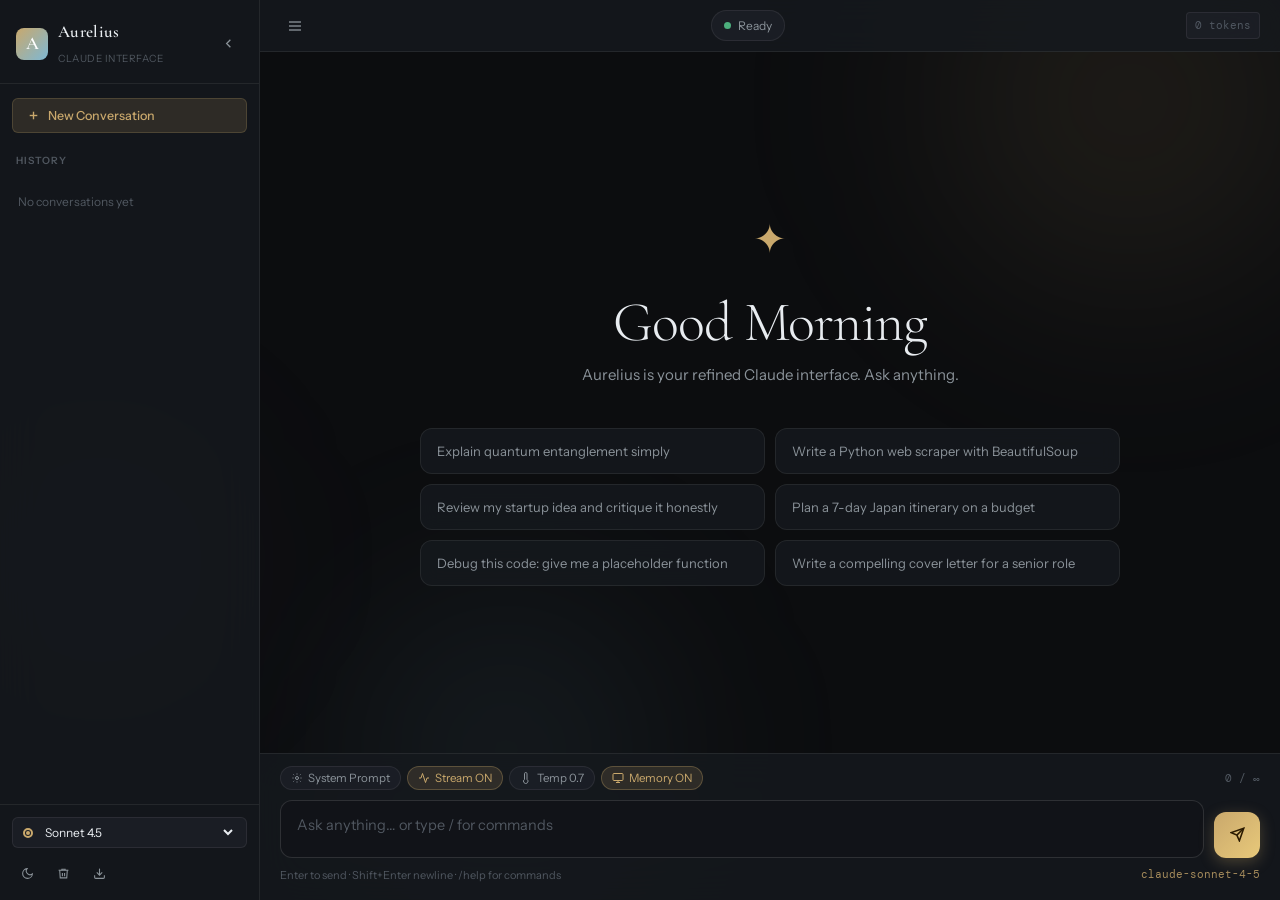
<file: Friday/index.html>
<!DOCTYPE html>
<html lang="en" data-theme="dark">
<head>
  <meta charset="UTF-8"/>
  <meta name="viewport" content="width=device-width, initial-scale=1.0"/>
  <title>Aurelius — AI Interface</title>
  <link rel="stylesheet" href="style.css"/>
  <script src="https://js.puter.com/v2/"></script>
  <link rel="preconnect" href="https://fonts.googleapis.com"/>
  <link href="https://fonts.googleapis.com/css2?family=Cormorant+Garamond:ital,wght@0,300;0,400;0,600;1,300&family=DM+Mono:wght@300;400;500&family=Instrument+Sans:wght@400;500;600&display=swap" rel="stylesheet"/>
</head>
<body>

<div class="ambient" aria-hidden="true">
  <div class="orb orb-1"></div>
  <div class="orb orb-2"></div>
  <div class="orb orb-3"></div>
</div>

<!-- SIDEBAR -->
<aside class="sidebar" id="sidebar">
  <div class="sidebar-header">
    <div class="brand">
      <div class="brand-mark">A</div>
      <div class="brand-text">
        <span class="brand-name">Aurelius</span>
        <span class="brand-tag">Claude Interface</span>
      </div>
    </div>
    <button class="icon-btn" id="sidebarToggle" title="Collapse">
      <svg width="15" height="15" viewBox="0 0 24 24" fill="none" stroke="currentColor" stroke-width="2"><polyline points="15 18 9 12 15 6"/></svg>
    </button>
  </div>

  <button class="new-chat-btn" id="newChatBtn">
    <svg width="13" height="13" viewBox="0 0 24 24" fill="none" stroke="currentColor" stroke-width="2.5"><line x1="12" y1="5" x2="12" y2="19"/><line x1="5" y1="12" x2="19" y2="12"/></svg>
    New Conversation
  </button>

  <div class="sidebar-section-label">History</div>
  <div class="chat-history" id="chatHistory"></div>

  <div class="sidebar-footer">
    <div class="model-selector-wrap">
      <div class="model-dot-ring"><div class="model-dot-inner"></div></div>
      <select id="modelSelect" class="model-select">
        <option value="claude-sonnet-4-5">Sonnet 4.5</option>
        <option value="claude-opus-4-5">Opus 4.5</option>
        <option value="claude-haiku-4-5-20251001">Haiku 4.5</option>
      </select>
    </div>
    <div class="footer-actions">
      <button class="icon-btn labeled" id="themeToggle" title="Toggle theme">
        <svg width="13" height="13" viewBox="0 0 24 24" fill="none" stroke="currentColor" stroke-width="2"><path d="M21 12.79A9 9 0 1 1 11.21 3 7 7 0 0 0 21 12.79z"/></svg>
      </button>
      <button class="icon-btn labeled" id="clearBtn" title="Clear chat">
        <svg width="13" height="13" viewBox="0 0 24 24" fill="none" stroke="currentColor" stroke-width="2"><polyline points="3 6 5 6 21 6"/><path d="M19 6l-1 14H6L5 6"/><path d="M10 11v6M14 11v6"/><path d="M9 6V4h6v2"/></svg>
      </button>
      <button class="icon-btn labeled" id="exportBtn" title="Export">
        <svg width="13" height="13" viewBox="0 0 24 24" fill="none" stroke="currentColor" stroke-width="2"><path d="M21 15v4a2 2 0 0 1-2 2H5a2 2 0 0 1-2-2v-4"/><polyline points="7 10 12 15 17 10"/><line x1="12" y1="15" x2="12" y2="3"/></svg>
      </button>
    </div>
  </div>
</aside>

<!-- MAIN -->
<main class="main" id="main">
  <header class="topbar">
    <button class="icon-btn" id="mobileMenu">
      <svg width="16" height="16" viewBox="0 0 24 24" fill="none" stroke="currentColor" stroke-width="2"><line x1="3" y1="12" x2="21" y2="12"/><line x1="3" y1="6" x2="21" y2="6"/><line x1="3" y1="18" x2="21" y2="18"/></svg>
    </button>
    <div class="topbar-center">
      <div class="status-pill" id="statusPill">
        <span class="pulse-dot"></span>
        <span id="statusText">Ready</span>
      </div>
    </div>
    <div class="topbar-right">
      <span class="token-badge" id="tokenCounter">0 tokens</span>
    </div>
  </header>

  <div class="chat-scroll" id="chatScroll">
    <!-- Welcome -->
    <div class="welcome" id="welcomeScreen">
      <div class="welcome-glyph">✦</div>
      <h1 class="welcome-title">Good <span id="timeGreet"></span></h1>
      <p class="welcome-sub">Aurelius is your refined Claude interface. Ask anything.</p>
      <div class="suggestions">
        <button class="sug" onclick="useSuggestion(this)">Explain quantum entanglement simply</button>
        <button class="sug" onclick="useSuggestion(this)">Write a Python web scraper with BeautifulSoup</button>
        <button class="sug" onclick="useSuggestion(this)">Review my startup idea and critique it honestly</button>
        <button class="sug" onclick="useSuggestion(this)">Plan a 7-day Japan itinerary on a budget</button>
        <button class="sug" onclick="useSuggestion(this)">Debug this code: give me a placeholder function</button>
        <button class="sug" onclick="useSuggestion(this)">Write a compelling cover letter for a senior role</button>
      </div>
    </div>
    <!-- Messages -->
    <div class="messages" id="messages"></div>
  </div>

  <!-- Input -->
  <div class="input-zone" id="inputZone">
    <div class="input-toolbar">
      <div class="tbar-left">
        <button class="tbar-btn" id="systemPromptBtn">
          <svg width="12" height="12" viewBox="0 0 24 24" fill="none" stroke="currentColor" stroke-width="2"><circle cx="12" cy="12" r="3"/><path d="M19.07 4.93l-1.41 1.41M4.93 4.93l1.41 1.41M19.07 19.07l-1.41-1.41M4.93 19.07l1.41-1.41M21 12h-2M5 12H3M12 21v-2M12 5V3"/></svg>
          System Prompt
        </button>
        <button class="tbar-btn" id="streamToggle">
          <svg width="12" height="12" viewBox="0 0 24 24" fill="none" stroke="currentColor" stroke-width="2"><polyline points="22 12 18 12 15 21 9 3 6 12 2 12"/></svg>
          <span id="streamLabel">Stream ON</span>
        </button>
        <button class="tbar-btn" id="tempToggle">
          <svg width="12" height="12" viewBox="0 0 24 24" fill="none" stroke="currentColor" stroke-width="2"><path d="M14 14.76V3.5a2.5 2.5 0 0 0-5 0v11.26a4.5 4.5 0 1 0 5 0z"/></svg>
          <span id="tempLabel">Temp 0.7</span>
        </button>
        <button class="tbar-btn" id="memoryBtn">
          <svg width="12" height="12" viewBox="0 0 24 24" fill="none" stroke="currentColor" stroke-width="2"><rect x="2" y="3" width="20" height="14" rx="2"/><path d="M8 21h8M12 17v4"/></svg>
          <span id="memoryLabel">Memory ON</span>
        </button>
      </div>
      <div class="tbar-right">
        <span class="char-count" id="charCount">0 / ∞</span>
      </div>
    </div>

    <div class="input-row">
      <div class="input-wrap">
        <textarea id="userInput" placeholder="Ask anything… or type / for commands" rows="1"></textarea>
      </div>
      <button class="send-btn" id="sendBtn">
        <svg width="15" height="15" viewBox="0 0 24 24" fill="none" stroke="currentColor" stroke-width="2.5"><line x1="22" y1="2" x2="11" y2="13"/><polygon points="22 2 15 22 11 13 2 9 22 2"/></svg>
      </button>
    </div>
    <div class="input-footer">
      <span>Enter to send · Shift+Enter newline · /help for commands</span>
      <span id="modelBadge">claude-sonnet-4-5</span>
    </div>
  </div>
</main>

<!-- SYSTEM PROMPT MODAL -->
<div class="modal-backdrop" id="systemModal">
  <div class="modal">
    <div class="modal-hd">
      <h3>System Prompt</h3>
      <button class="icon-btn" onclick="closeModal('systemModal')">
        <svg width="14" height="14" viewBox="0 0 24 24" fill="none" stroke="currentColor" stroke-width="2"><line x1="18" y1="6" x2="6" y2="18"/><line x1="6" y1="6" x2="18" y2="18"/></svg>
      </button>
    </div>
    <p class="modal-desc">Define Claude's persona, constraints, and context for this session.</p>
    <textarea class="modal-ta" id="systemInput" placeholder="You are an expert software engineer who writes clean, commented code. Always explain your reasoning step by step..."></textarea>
    <div class="modal-ft">
      <button class="mbtn secondary" onclick="closeModal('systemModal')">Cancel</button>
      <button class="mbtn primary" onclick="saveSystemPrompt()">Apply Prompt</button>
    </div>
  </div>
</div>

<!-- TEMPERATURE MODAL -->
<div class="modal-backdrop" id="tempModal">
  <div class="modal modal-sm">
    <div class="modal-hd">
      <h3>Creativity Temperature</h3>
      <button class="icon-btn" onclick="closeModal('tempModal')">
        <svg width="14" height="14" viewBox="0 0 24 24" fill="none" stroke="currentColor" stroke-width="2"><line x1="18" y1="6" x2="6" y2="18"/><line x1="6" y1="6" x2="18" y2="18"/></svg>
      </button>
    </div>
    <p class="modal-desc">Lower values = more precise. Higher = more creative and varied.</p>
    <div class="slider-row">
      <span class="slider-label">Precise</span>
      <input type="range" id="tempSlider" min="0" max="1" step="0.05" value="0.7" oninput="document.getElementById('tempDisplay').textContent=this.value"/>
      <span class="slider-label">Creative</span>
    </div>
    <div class="temp-display" id="tempDisplay">0.7</div>
    <div class="modal-ft">
      <button class="mbtn primary" onclick="saveTemp()">Set Temperature</button>
    </div>
  </div>
</div>

<!-- COMMANDS MODAL -->
<div class="modal-backdrop" id="commandsModal">
  <div class="modal modal-sm">
    <div class="modal-hd">
      <h3>Commands</h3>
      <button class="icon-btn" onclick="closeModal('commandsModal')">
        <svg width="14" height="14" viewBox="0 0 24 24" fill="none" stroke="currentColor" stroke-width="2"><line x1="18" y1="6" x2="6" y2="18"/><line x1="6" y1="6" x2="18" y2="18"/></svg>
      </button>
    </div>
    <div class="commands-list">
      <div class="cmd-row"><code>/clear</code><span>Clear current conversation</span></div>
      <div class="cmd-row"><code>/new</code><span>Start new conversation</span></div>
      <div class="cmd-row"><code>/export</code><span>Export chat as markdown</span></div>
      <div class="cmd-row"><code>/system [prompt]</code><span>Set system prompt inline</span></div>
      <div class="cmd-row"><code>/temp [0-1]</code><span>Set temperature inline</span></div>
      <div class="cmd-row"><code>/model [name]</code><span>Switch model</span></div>
      <div class="cmd-row"><code>/help</code><span>Show this panel</span></div>
    </div>
  </div>
</div>

<!-- TOAST -->
<div class="toast" id="toast"></div>

<script src="app.js"></script>
</body>
</html>
</file>
<file: Friday/style.css>
/* ══════════════════════════════════════════════════════
   AURELIUS — Premium Claude Interface
   Aesthetic: Luxury Glassmorphism + Editorial Dark
══════════════════════════════════════════════════════ */

@import url('https://fonts.googleapis.com/css2?family=Cormorant+Garamond:ital,wght@0,300;0,400;0,600;1,300&family=DM+Mono:wght@300;400;500&family=Instrument+Sans:wght@400;500;600&display=swap');

*, *::before, *::after { box-sizing: border-box; margin: 0; padding: 0; }

/* ── CSS Variables ─────────────────────────────────── */
:root {
  --sidebar-w: 260px;
  --topbar-h: 52px;
  --radius-sm: 6px;
  --radius-md: 12px;
  --radius-lg: 20px;
  --transition: 0.22s cubic-bezier(0.4, 0, 0.2, 1);
  --font-display: 'Cormorant Garamond', Georgia, serif;
  --font-body: 'Instrument Sans', sans-serif;
  --font-mono: 'DM Mono', 'Fira Code', monospace;
}

[data-theme="dark"] {
  --bg: #0c0d0f;
  --bg2: #111318;
  --surface: rgba(22, 25, 30, 0.85);
  --surface2: rgba(30, 34, 42, 0.7);
  --border: rgba(255, 255, 255, 0.07);
  --border2: rgba(255, 255, 255, 0.12);
  --text: #e8ecf0;
  --text2: #8a9299;
  --text3: #505760;
  --accent: #c9a86c;
  --accent2: #7eb8d4;
  --accent-glow: rgba(201, 168, 108, 0.15);
  --user-bg: rgba(201, 168, 108, 0.06);
  --ai-bg: rgba(126, 184, 212, 0.04);
  --orb1: rgba(201, 168, 108, 0.12);
  --orb2: rgba(126, 184, 212, 0.1);
  --orb3: rgba(160, 100, 200, 0.08);
  --shadow: 0 8px 32px rgba(0,0,0,0.4);
  --shadow-sm: 0 2px 8px rgba(0,0,0,0.3);
}

[data-theme="light"] {
  --bg: #f4f1eb;
  --bg2: #ede9e0;
  --surface: rgba(255, 252, 245, 0.9);
  --surface2: rgba(240, 236, 226, 0.8);
  --border: rgba(0,0,0,0.07);
  --border2: rgba(0,0,0,0.12);
  --text: #1a1a18;
  --text2: #5a5750;
  --text3: #9a9590;
  --accent: #8b6914;
  --accent2: #2a6a8a;
  --accent-glow: rgba(139, 105, 20, 0.1);
  --user-bg: rgba(139, 105, 20, 0.05);
  --ai-bg: rgba(42, 106, 138, 0.04);
  --orb1: rgba(201, 168, 108, 0.2);
  --orb2: rgba(126, 184, 212, 0.15);
  --orb3: rgba(160, 100, 200, 0.1);
  --shadow: 0 8px 32px rgba(0,0,0,0.1);
  --shadow-sm: 0 2px 8px rgba(0,0,0,0.08);
}

/* ── Base ──────────────────────────────────────────── */
html, body {
  height: 100%;
  background: var(--bg);
  color: var(--text);
  font-family: var(--font-body);
  font-size: 14px;
  line-height: 1.65;
  overflow: hidden;
}

/* ── Ambient Orbs ──────────────────────────────────── */
.ambient {
  position: fixed;
  inset: 0;
  pointer-events: none;
  z-index: 0;
  overflow: hidden;
}
.orb {
  position: absolute;
  border-radius: 50%;
  filter: blur(80px);
  animation: drift 18s ease-in-out infinite;
}
.orb-1 {
  width: 600px; height: 600px;
  background: radial-gradient(circle, var(--orb1), transparent 70%);
  top: -200px; right: -150px;
  animation-delay: 0s;
}
.orb-2 {
  width: 500px; height: 500px;
  background: radial-gradient(circle, var(--orb2), transparent 70%);
  bottom: -100px; left: 20%;
  animation-delay: -6s;
}
.orb-3 {
  width: 400px; height: 400px;
  background: radial-gradient(circle, var(--orb3), transparent 70%);
  top: 40%; left: -100px;
  animation-delay: -12s;
}
@keyframes drift {
  0%, 100% { transform: translate(0, 0) scale(1); }
  33%       { transform: translate(30px, -40px) scale(1.05); }
  66%       { transform: translate(-20px, 20px) scale(0.97); }
}

/* ── Layout ────────────────────────────────────────── */
body {
  display: flex;
  position: relative;
  z-index: 1;
}

/* ── SIDEBAR ───────────────────────────────────────── */
.sidebar {
  width: var(--sidebar-w);
  height: 100vh;
  display: flex;
  flex-direction: column;
  background: var(--surface);
  backdrop-filter: blur(20px);
  -webkit-backdrop-filter: blur(20px);
  border-right: 1px solid var(--border);
  flex-shrink: 0;
  transition: width var(--transition), transform var(--transition);
  z-index: 100;
  overflow: hidden;
}
.sidebar.collapsed {
  width: 0;
  border-right: none;
}
.sidebar-header {
  display: flex;
  align-items: center;
  justify-content: space-between;
  padding: 18px 16px 14px;
  border-bottom: 1px solid var(--border);
  flex-shrink: 0;
}
.brand {
  display: flex;
  align-items: center;
  gap: 10px;
}
.brand-mark {
  width: 32px; height: 32px;
  background: linear-gradient(135deg, var(--accent), var(--accent2));
  border-radius: 8px;
  display: flex;
  align-items: center;
  justify-content: center;
  font-family: var(--font-display);
  font-size: 18px;
  color: #fff;
  font-weight: 600;
  flex-shrink: 0;
}
.brand-name {
  font-family: var(--font-display);
  font-size: 17px;
  font-weight: 600;
  color: var(--text);
  letter-spacing: 0.02em;
  display: block;
  white-space: nowrap;
}
.brand-tag {
  font-size: 10px;
  color: var(--text3);
  letter-spacing: 0.05em;
  text-transform: uppercase;
  white-space: nowrap;
}

.new-chat-btn {
  margin: 14px 12px 8px;
  display: flex;
  align-items: center;
  gap: 8px;
  padding: 9px 14px;
  background: var(--accent-glow);
  border: 1px solid rgba(201,168,108,0.2);
  border-radius: var(--radius-sm);
  color: var(--accent);
  font-family: var(--font-body);
  font-size: 12.5px;
  font-weight: 500;
  cursor: pointer;
  transition: background var(--transition), border-color var(--transition);
  white-space: nowrap;
  flex-shrink: 0;
}
.new-chat-btn:hover {
  background: rgba(201,168,108,0.18);
  border-color: rgba(201,168,108,0.4);
}

.sidebar-section-label {
  padding: 12px 16px 6px;
  font-size: 10px;
  font-weight: 600;
  letter-spacing: 0.1em;
  text-transform: uppercase;
  color: var(--text3);
  flex-shrink: 0;
  white-space: nowrap;
}

.chat-history {
  flex: 1;
  overflow-y: auto;
  padding: 4px 8px;
  scrollbar-width: thin;
  scrollbar-color: var(--border2) transparent;
}
.chat-history::-webkit-scrollbar { width: 3px; }
.chat-history::-webkit-scrollbar-thumb { background: var(--border2); border-radius: 2px; }

.history-item {
  display: flex;
  align-items: center;
  gap: 8px;
  padding: 8px 10px;
  border-radius: var(--radius-sm);
  cursor: pointer;
  transition: background var(--transition);
  font-size: 12.5px;
  color: var(--text2);
  white-space: nowrap;
  overflow: hidden;
}
.history-item:hover { background: var(--surface2); color: var(--text); }
.history-item.active { background: var(--accent-glow); color: var(--accent); }
.history-item svg { flex-shrink: 0; opacity: 0.5; }
.history-title { flex: 1; overflow: hidden; text-overflow: ellipsis; }
.history-delete {
  flex-shrink: 0;
  opacity: 0;
  background: none;
  border: none;
  color: var(--text3);
  cursor: pointer;
  padding: 2px;
  border-radius: 3px;
  transition: opacity var(--transition), color var(--transition);
}
.history-item:hover .history-delete { opacity: 1; }
.history-delete:hover { color: #e05050; }

.sidebar-footer {
  padding: 12px;
  border-top: 1px solid var(--border);
  flex-shrink: 0;
  display: flex;
  flex-direction: column;
  gap: 10px;
}
.model-selector-wrap {
  display: flex;
  align-items: center;
  gap: 8px;
  background: var(--surface2);
  border: 1px solid var(--border);
  border-radius: var(--radius-sm);
  padding: 6px 10px;
}
.model-dot-ring {
  width: 10px; height: 10px;
  border-radius: 50%;
  border: 2px solid var(--accent);
  display: flex; align-items: center; justify-content: center;
  flex-shrink: 0;
}
.model-dot-inner {
  width: 4px; height: 4px;
  border-radius: 50%;
  background: var(--accent);
  animation: pulse-dot 2s ease-in-out infinite;
}
@keyframes pulse-dot {
  0%, 100% { opacity: 1; transform: scale(1); }
  50%       { opacity: 0.5; transform: scale(0.7); }
}
.model-select {
  flex: 1;
  background: none;
  border: none;
  outline: none;
  color: var(--text);
  font-family: var(--font-body);
  font-size: 12px;
  cursor: pointer;
  min-width: 0;
}
.model-select option { background: var(--bg2); }

.footer-actions {
  display: flex;
  gap: 6px;
}

/* ── ICON BTN ──────────────────────────────────────── */
.icon-btn {
  display: flex;
  align-items: center;
  justify-content: center;
  width: 30px; height: 30px;
  background: none;
  border: 1px solid transparent;
  border-radius: var(--radius-sm);
  color: var(--text2);
  cursor: pointer;
  transition: background var(--transition), color var(--transition), border-color var(--transition);
  flex-shrink: 0;
}
.icon-btn:hover {
  background: var(--surface2);
  border-color: var(--border2);
  color: var(--text);
}

/* ── MAIN ──────────────────────────────────────────── */
.main {
  flex: 1;
  display: flex;
  flex-direction: column;
  height: 100vh;
  overflow: hidden;
  min-width: 0;
}

/* ── TOPBAR ────────────────────────────────────────── */
.topbar {
  height: var(--topbar-h);
  display: flex;
  align-items: center;
  padding: 0 20px;
  border-bottom: 1px solid var(--border);
  background: var(--surface);
  backdrop-filter: blur(20px);
  flex-shrink: 0;
  gap: 12px;
}
.topbar-center { flex: 1; display: flex; justify-content: center; }
.topbar-right { display: flex; align-items: center; gap: 8px; }

.status-pill {
  display: inline-flex;
  align-items: center;
  gap: 7px;
  padding: 5px 12px;
  background: var(--surface2);
  border: 1px solid var(--border);
  border-radius: 100px;
  font-size: 12px;
  color: var(--text2);
}
.pulse-dot {
  width: 7px; height: 7px;
  border-radius: 50%;
  background: #4caf7d;
  flex-shrink: 0;
}
.pulse-dot.thinking {
  background: var(--accent);
  animation: pulse-anim 0.8s ease-in-out infinite;
}
@keyframes pulse-anim {
  0%, 100% { opacity: 1; transform: scale(1); box-shadow: 0 0 0 0 rgba(201,168,108,0.4); }
  50%       { opacity: 0.7; transform: scale(1.1); box-shadow: 0 0 0 4px rgba(201,168,108,0); }
}

.token-badge {
  font-family: var(--font-mono);
  font-size: 11px;
  color: var(--text3);
  padding: 3px 8px;
  background: var(--surface2);
  border: 1px solid var(--border);
  border-radius: 4px;
  white-space: nowrap;
}

/* ── CHAT SCROLL ───────────────────────────────────── */
.chat-scroll {
  flex: 1;
  overflow-y: auto;
  scroll-behavior: smooth;
  scrollbar-width: thin;
  scrollbar-color: var(--border2) transparent;
}
.chat-scroll::-webkit-scrollbar { width: 4px; }
.chat-scroll::-webkit-scrollbar-thumb { background: var(--border2); border-radius: 2px; }

/* ── WELCOME ───────────────────────────────────────── */
.welcome {
  display: flex;
  flex-direction: column;
  align-items: center;
  justify-content: center;
  padding: 60px 40px;
  text-align: center;
  min-height: calc(100vh - var(--topbar-h) - 160px);
  animation: fadeUp 0.6s cubic-bezier(0.4,0,0.2,1);
}
@keyframes fadeUp {
  from { opacity: 0; transform: translateY(20px); }
  to   { opacity: 1; transform: translateY(0); }
}
.welcome-glyph {
  font-size: 40px;
  color: var(--accent);
  margin-bottom: 20px;
  animation: spin-slow 12s linear infinite;
}
@keyframes spin-slow {
  from { transform: rotate(0deg); }
  to   { transform: rotate(360deg); }
}
.welcome-title {
  font-family: var(--font-display);
  font-size: clamp(36px, 5vw, 56px);
  font-weight: 300;
  color: var(--text);
  letter-spacing: -0.02em;
  margin-bottom: 10px;
  line-height: 1.1;
}
.welcome-sub {
  font-size: 15px;
  color: var(--text2);
  margin-bottom: 40px;
  max-width: 400px;
}

.suggestions {
  display: grid;
  grid-template-columns: repeat(auto-fill, minmax(240px, 1fr));
  gap: 10px;
  max-width: 700px;
  width: 100%;
}
.sug {
  padding: 13px 16px;
  background: var(--surface);
  border: 1px solid var(--border);
  border-radius: var(--radius-md);
  color: var(--text2);
  font-family: var(--font-body);
  font-size: 13px;
  text-align: left;
  cursor: pointer;
  transition: background var(--transition), border-color var(--transition), color var(--transition), transform var(--transition);
  backdrop-filter: blur(10px);
  line-height: 1.4;
}
.sug:hover {
  background: var(--surface2);
  border-color: var(--accent);
  color: var(--text);
  transform: translateY(-1px);
}

/* ── MESSAGES ──────────────────────────────────────── */
.messages {
  padding: 24px 0;
}

.msg-wrapper {
  padding: 6px 0;
  animation: msgIn 0.28s cubic-bezier(0.4,0,0.2,1);
}
@keyframes msgIn {
  from { opacity: 0; transform: translateY(10px); }
  to   { opacity: 1; transform: translateY(0); }
}

.msg {
  max-width: 820px;
  margin: 0 auto;
  padding: 0 24px;
  display: grid;
  grid-template-columns: 36px 1fr auto;
  gap: 14px;
  align-items: start;
}

.msg-avatar {
  width: 36px; height: 36px;
  border-radius: 10px;
  display: flex;
  align-items: center;
  justify-content: center;
  font-size: 14px;
  font-family: var(--font-display);
  font-weight: 600;
  flex-shrink: 0;
  margin-top: 2px;
}
.msg-avatar.user-av {
  background: linear-gradient(135deg, var(--accent), #e8c97a);
  color: #2a1a00;
}
.msg-avatar.ai-av {
  background: linear-gradient(135deg, var(--accent2), #5ba0c8);
  color: #001828;
}

.msg-content { min-width: 0; }
.msg-header {
  display: flex;
  align-items: baseline;
  gap: 10px;
  margin-bottom: 6px;
}
.msg-name {
  font-size: 13px;
  font-weight: 600;
  color: var(--text);
}
.msg-time {
  font-family: var(--font-mono);
  font-size: 10px;
  color: var(--text3);
}

.msg-body {
  font-size: 14.5px;
  color: var(--text);
  line-height: 1.75;
}
/* User message styling */
.msg-wrapper.user .msg-body {
  background: var(--user-bg);
  border: 1px solid rgba(201,168,108,0.1);
  border-radius: var(--radius-md);
  padding: 12px 16px;
  border-left: 3px solid var(--accent);
}

.msg-actions {
  display: flex;
  gap: 4px;
  opacity: 0;
  transition: opacity var(--transition);
  flex-direction: column;
  padding-top: 4px;
}
.msg-wrapper:hover .msg-actions { opacity: 1; }
.msg-action-btn {
  width: 26px; height: 26px;
  display: flex; align-items: center; justify-content: center;
  background: var(--surface2);
  border: 1px solid var(--border);
  border-radius: 6px;
  color: var(--text3);
  cursor: pointer;
  transition: color var(--transition), border-color var(--transition);
}
.msg-action-btn:hover { color: var(--text); border-color: var(--border2); }
.msg-action-btn.copied { color: #4caf7d; border-color: #4caf7d; }

/* ── Markdown Rendering ────────────────────────────── */
.msg-body h1, .msg-body h2, .msg-body h3 {
  font-family: var(--font-display);
  font-weight: 600;
  color: var(--text);
  margin: 1.2em 0 0.5em;
  line-height: 1.3;
}
.msg-body h1 { font-size: 1.6em; }
.msg-body h2 { font-size: 1.3em; }
.msg-body h3 { font-size: 1.1em; }
.msg-body p { margin: 0.7em 0; }
.msg-body ul, .msg-body ol { padding-left: 1.5em; margin: 0.7em 0; }
.msg-body li { margin: 0.3em 0; }
.msg-body blockquote {
  border-left: 3px solid var(--accent);
  margin: 0.8em 0;
  padding: 8px 16px;
  color: var(--text2);
  font-style: italic;
  background: var(--user-bg);
  border-radius: 0 var(--radius-sm) var(--radius-sm) 0;
}
.msg-body a { color: var(--accent2); text-decoration: none; border-bottom: 1px solid rgba(126,184,212,0.3); }
.msg-body a:hover { border-bottom-color: var(--accent2); }
.msg-body strong { color: var(--text); font-weight: 600; }
.msg-body em { font-style: italic; color: var(--text2); }
.msg-body hr { border: none; border-top: 1px solid var(--border); margin: 1.5em 0; }
.msg-body table { width: 100%; border-collapse: collapse; margin: 1em 0; }
.msg-body th, .msg-body td { border: 1px solid var(--border); padding: 8px 12px; text-align: left; }
.msg-body th { background: var(--surface2); font-weight: 600; font-size: 12px; text-transform: uppercase; letter-spacing: 0.05em; }

/* Code */
.msg-body code {
  font-family: var(--font-mono);
  font-size: 12.5px;
  background: var(--surface2);
  color: var(--accent2);
  padding: 2px 6px;
  border-radius: 4px;
  border: 1px solid var(--border);
}
.code-block-wrap {
  margin: 0.8em 0;
  border-radius: var(--radius-md);
  overflow: hidden;
  border: 1px solid var(--border2);
  box-shadow: var(--shadow-sm);
}
.code-header {
  display: flex;
  align-items: center;
  justify-content: space-between;
  padding: 8px 14px;
  background: rgba(255,255,255,0.03);
  border-bottom: 1px solid var(--border);
}
.code-lang {
  font-family: var(--font-mono);
  font-size: 11px;
  color: var(--accent);
  text-transform: uppercase;
  letter-spacing: 0.08em;
}
.code-copy {
  font-family: var(--font-mono);
  font-size: 10px;
  color: var(--text3);
  background: none;
  border: 1px solid var(--border);
  border-radius: 4px;
  padding: 2px 8px;
  cursor: pointer;
  transition: color var(--transition), border-color var(--transition);
}
.code-copy:hover { color: var(--text); border-color: var(--border2); }
.code-copy.done { color: #4caf7d; border-color: #4caf7d; }
.msg-body pre {
  background: rgba(0,0,0,0.3);
  margin: 0;
  padding: 16px;
  overflow-x: auto;
  scrollbar-width: thin;
  scrollbar-color: var(--border2) transparent;
}
.msg-body pre code {
  background: none;
  border: none;
  padding: 0;
  color: var(--text);
  font-size: 13px;
  line-height: 1.65;
}

/* ── Typing indicator ──────────────────────────────── */
.typing-indicator {
  display: flex;
  align-items: center;
  gap: 5px;
  padding: 10px 0 4px;
}
.typing-dot {
  width: 6px; height: 6px;
  border-radius: 50%;
  background: var(--accent2);
  animation: typing-bounce 1.4s ease-in-out infinite;
}
.typing-dot:nth-child(2) { animation-delay: 0.2s; }
.typing-dot:nth-child(3) { animation-delay: 0.4s; }
@keyframes typing-bounce {
  0%, 80%, 100% { transform: translateY(0); opacity: 0.4; }
  40%           { transform: translateY(-8px); opacity: 1; }
}

/* ── System prompt badge ───────────────────────────── */
.system-badge {
  max-width: 820px;
  margin: 12px auto;
  padding: 8px 24px;
}
.system-badge-inner {
  display: flex;
  align-items: center;
  gap: 8px;
  padding: 8px 14px;
  background: rgba(201,168,108,0.06);
  border: 1px dashed rgba(201,168,108,0.25);
  border-radius: var(--radius-sm);
  font-size: 12px;
  color: var(--text3);
}
.system-badge-inner svg { color: var(--accent); flex-shrink: 0; }

/* ── INPUT ZONE ────────────────────────────────────── */
.input-zone {
  padding: 12px 20px 16px;
  border-top: 1px solid var(--border);
  background: var(--surface);
  backdrop-filter: blur(20px);
  flex-shrink: 0;
}
.input-toolbar {
  display: flex;
  align-items: center;
  justify-content: space-between;
  margin-bottom: 10px;
  gap: 8px;
}
.tbar-left { display: flex; gap: 6px; flex-wrap: wrap; }
.tbar-btn {
  display: inline-flex;
  align-items: center;
  gap: 5px;
  padding: 4px 10px;
  background: var(--surface2);
  border: 1px solid var(--border);
  border-radius: 100px;
  font-family: var(--font-body);
  font-size: 11.5px;
  color: var(--text2);
  cursor: pointer;
  transition: background var(--transition), border-color var(--transition), color var(--transition);
  white-space: nowrap;
}
.tbar-btn:hover { background: var(--bg2); border-color: var(--border2); color: var(--text); }
.tbar-btn.active { background: var(--accent-glow); border-color: rgba(201,168,108,0.3); color: var(--accent); }

.char-count {
  font-family: var(--font-mono);
  font-size: 11px;
  color: var(--text3);
  white-space: nowrap;
}

.input-row {
  display: flex;
  gap: 10px;
  align-items: flex-end;
}
.input-wrap {
  flex: 1;
  background: var(--bg2);
  border: 1px solid var(--border2);
  border-radius: var(--radius-md);
  transition: border-color var(--transition), box-shadow var(--transition);
}
.input-wrap:focus-within {
  border-color: var(--accent);
  box-shadow: 0 0 0 3px var(--accent-glow);
}
textarea#userInput {
  width: 100%;
  background: none;
  border: none;
  outline: none;
  resize: none;
  padding: 13px 16px;
  color: var(--text);
  font-family: var(--font-body);
  font-size: 14.5px;
  line-height: 1.6;
  max-height: 220px;
  overflow-y: auto;
}
textarea#userInput::placeholder { color: var(--text3); }

.send-btn {
  width: 46px; height: 46px;
  background: linear-gradient(135deg, var(--accent), #e8c97a);
  border: none;
  border-radius: var(--radius-md);
  color: #2a1a00;
  cursor: pointer;
  display: flex;
  align-items: center;
  justify-content: center;
  flex-shrink: 0;
  transition: opacity var(--transition), transform var(--transition), box-shadow var(--transition);
  box-shadow: 0 4px 15px rgba(201,168,108,0.3);
}
.send-btn:hover:not(:disabled) {
  opacity: 0.9;
  transform: translateY(-1px);
  box-shadow: 0 6px 20px rgba(201,168,108,0.4);
}
.send-btn:active { transform: scale(0.96); }
.send-btn:disabled { opacity: 0.35; cursor: not-allowed; transform: none; box-shadow: none; }

.input-footer {
  display: flex;
  justify-content: space-between;
  align-items: center;
  margin-top: 8px;
  font-size: 11px;
  color: var(--text3);
}
#modelBadge {
  font-family: var(--font-mono);
  font-size: 10.5px;
  color: var(--accent);
  opacity: 0.8;
}

/* ── MODALS ────────────────────────────────────────── */
.modal-backdrop {
  position: fixed;
  inset: 0;
  background: rgba(0,0,0,0.6);
  backdrop-filter: blur(8px);
  z-index: 1000;
  display: flex;
  align-items: center;
  justify-content: center;
  padding: 20px;
  opacity: 0;
  pointer-events: none;
  transition: opacity 0.2s;
}
.modal-backdrop.open {
  opacity: 1;
  pointer-events: all;
}
.modal {
  background: var(--bg2);
  border: 1px solid var(--border2);
  border-radius: var(--radius-lg);
  width: 100%;
  max-width: 560px;
  box-shadow: var(--shadow);
  animation: modalIn 0.25s cubic-bezier(0.4,0,0.2,1);
}
.modal.modal-sm { max-width: 380px; }
@keyframes modalIn {
  from { transform: scale(0.95) translateY(10px); opacity: 0; }
  to   { transform: scale(1) translateY(0); opacity: 1; }
}
.modal-hd {
  display: flex;
  align-items: center;
  justify-content: space-between;
  padding: 20px 22px 16px;
  border-bottom: 1px solid var(--border);
}
.modal-hd h3 {
  font-family: var(--font-display);
  font-size: 20px;
  font-weight: 400;
  color: var(--text);
}
.modal-desc {
  padding: 14px 22px 10px;
  font-size: 13px;
  color: var(--text2);
  line-height: 1.55;
}
.modal-ta {
  display: block;
  width: calc(100% - 44px);
  margin: 0 22px 16px;
  min-height: 160px;
  background: var(--bg);
  border: 1px solid var(--border2);
  border-radius: var(--radius-sm);
  color: var(--text);
  font-family: var(--font-body);
  font-size: 13.5px;
  line-height: 1.6;
  padding: 12px 14px;
  resize: vertical;
  outline: none;
  transition: border-color var(--transition);
}
.modal-ta:focus { border-color: var(--accent); }
.modal-ft {
  display: flex;
  gap: 8px;
  justify-content: flex-end;
  padding: 14px 22px 20px;
  border-top: 1px solid var(--border);
}
.mbtn {
  padding: 8px 20px;
  border-radius: var(--radius-sm);
  font-family: var(--font-body);
  font-size: 13px;
  font-weight: 500;
  cursor: pointer;
  transition: background var(--transition), border-color var(--transition);
}
.mbtn.primary {
  background: linear-gradient(135deg, var(--accent), #e8c97a);
  border: none;
  color: #2a1a00;
}
.mbtn.primary:hover { opacity: 0.9; }
.mbtn.secondary {
  background: var(--surface2);
  border: 1px solid var(--border2);
  color: var(--text2);
}
.mbtn.secondary:hover { border-color: var(--text3); color: var(--text); }

/* Slider */
.slider-row {
  display: flex;
  align-items: center;
  gap: 12px;
  padding: 8px 22px 4px;
}
.slider-label { font-size: 11px; color: var(--text3); white-space: nowrap; }
input[type="range"] {
  flex: 1;
  -webkit-appearance: none;
  height: 3px;
  background: var(--border2);
  border-radius: 2px;
  outline: none;
}
input[type="range"]::-webkit-slider-thumb {
  -webkit-appearance: none;
  width: 16px; height: 16px;
  border-radius: 50%;
  background: var(--accent);
  cursor: pointer;
  box-shadow: 0 0 0 3px var(--accent-glow);
}
.temp-display {
  text-align: center;
  font-family: var(--font-display);
  font-size: 32px;
  font-weight: 300;
  color: var(--accent);
  padding: 10px 22px 16px;
}

/* Commands list */
.commands-list {
  padding: 8px 22px 8px;
}
.cmd-row {
  display: flex;
  align-items: baseline;
  gap: 14px;
  padding: 9px 0;
  border-bottom: 1px solid var(--border);
  font-size: 13px;
}
.cmd-row:last-child { border-bottom: none; }
.cmd-row code {
  font-family: var(--font-mono);
  font-size: 12px;
  color: var(--accent);
  background: var(--accent-glow);
  padding: 2px 7px;
  border-radius: 4px;
  white-space: nowrap;
  flex-shrink: 0;
}
.cmd-row span { color: var(--text2); }

/* ── TOAST ─────────────────────────────────────────── */
.toast {
  position: fixed;
  bottom: 24px;
  left: 50%;
  transform: translateX(-50%) translateY(20px);
  background: var(--bg2);
  border: 1px solid var(--border2);
  color: var(--text);
  font-size: 13px;
  padding: 10px 20px;
  border-radius: 100px;
  box-shadow: var(--shadow);
  opacity: 0;
  transition: opacity 0.3s, transform 0.3s;
  z-index: 2000;
  white-space: nowrap;
  pointer-events: none;
}
.toast.show {
  opacity: 1;
  transform: translateX(-50%) translateY(0);
}

/* ── Responsive ────────────────────────────────────── */
@media (max-width: 700px) {
  .sidebar {
    position: fixed;
    top: 0; left: 0;
    height: 100%;
    transform: translateX(-100%);
    width: 280px;
    box-shadow: var(--shadow);
  }
  .sidebar.mobile-open { transform: translateX(0); }
  .main { width: 100%; }
  .msg { grid-template-columns: 30px 1fr auto; gap: 10px; }
  .tbar-left { gap: 4px; }
  .tbar-btn { padding: 3px 8px; font-size: 11px; }
}

/* Scrollbars global */
* {
  scrollbar-width: thin;
  scrollbar-color: var(--border2) transparent;
}
*::-webkit-scrollbar { width: 4px; height: 4px; }
*::-webkit-scrollbar-thumb { background: var(--border2); border-radius: 2px; }
</file>
